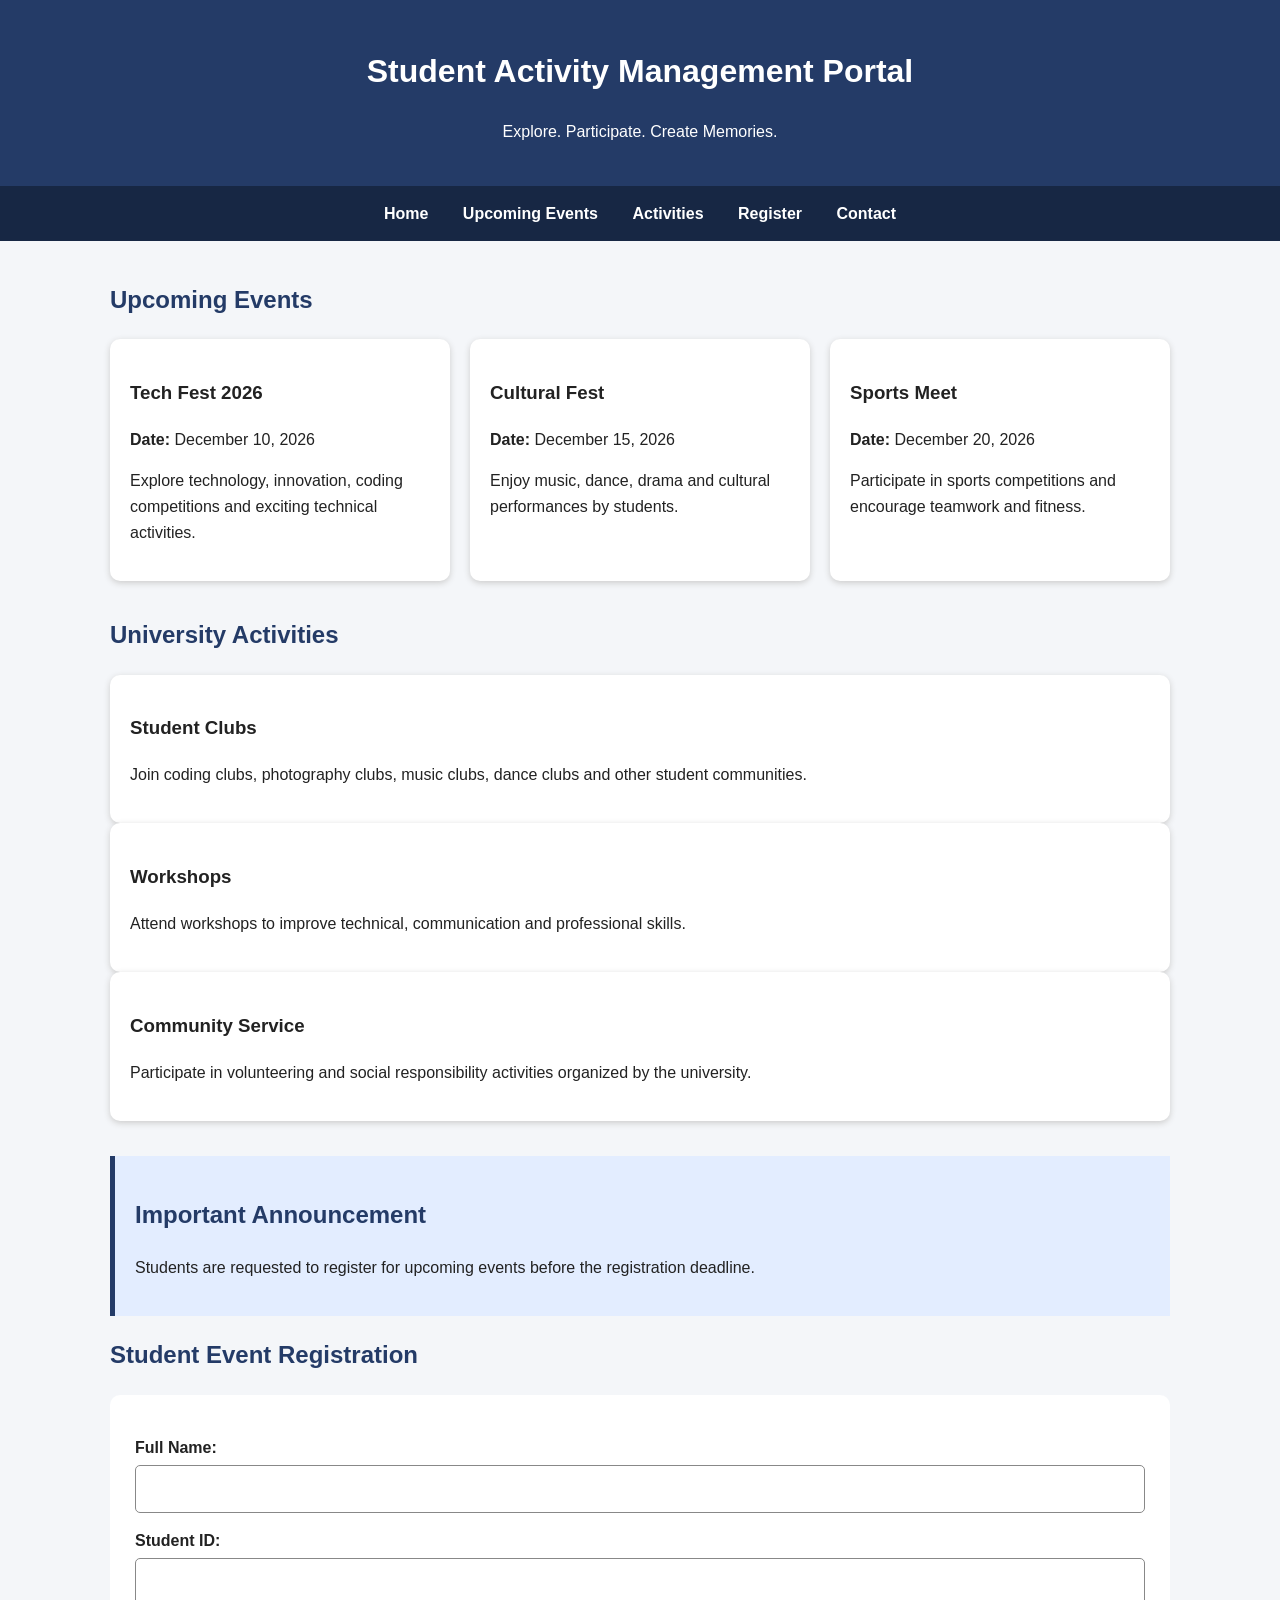
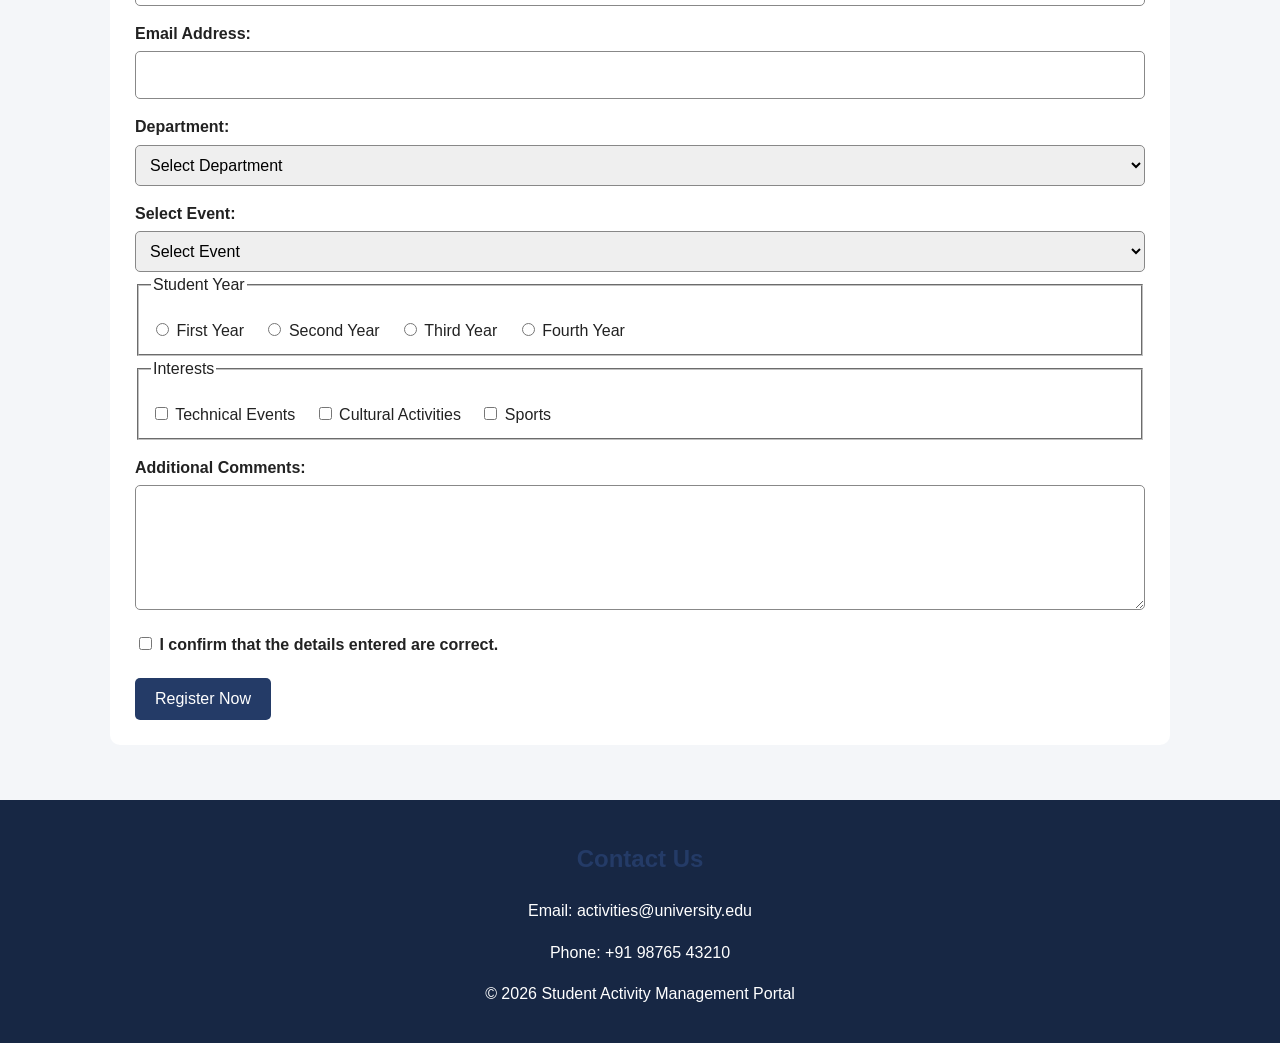
<file: Student University Portal.html>
<!DOCTYPE html>
<html lang="en">
<head>
    <meta charset="UTF-8">
    <meta name="viewport" content="width=device-width, initial-scale=1.0">

    <title>Student Activity Management Portal</title>

    <meta name="description"
          content="University student portal for exploring activities,
          viewing upcoming events and registering for campus events.">

    <meta name="author" content="University Student Portal">

    <style>
        * {
            box-sizing: border-box;
        }

        body {
            font-family: Arial, sans-serif;
            margin: 0;
            background-color: #f4f6f9;
            color: #222;
            line-height: 1.6;
        }

        header {
            background-color: #243b67;
            color: white;
            text-align: center;
            padding: 25px;
        }

        nav {
            background-color: #172744;
            padding: 15px;
            text-align: center;
        }

        nav a {
            color: white;
            text-decoration: none;
            margin: 15px;
            font-weight: bold;
        }

        nav a:hover,
        nav a:focus {
            text-decoration: underline;
        }

        main {
            padding: 20px;
            max-width: 1100px;
            margin: auto;
        }

        section {
            margin-bottom: 35px;
        }

        h2 {
            color: #243b67;
        }

        .event-container {
            display: flex;
            flex-wrap: wrap;
            gap: 20px;
        }

        article {
            background-color: white;
            padding: 20px;
            border-radius: 10px;
            flex: 1 1 250px;
            box-shadow: 0 2px 6px #ccc;
        }

        aside {
            background-color: #e3edff;
            padding: 20px;
            border-left: 5px solid #243b67;
            margin: 20px 0;
        }

        form {
            background-color: white;
            padding: 25px;
            border-radius: 10px;
        }

        label {
            display: block;
            margin-top: 15px;
            font-weight: bold;
        }

        input,
        select,
        textarea {
            width: 100%;
            padding: 10px;
            margin-top: 5px;
            border: 1px solid #888;
            border-radius: 5px;
            font: inherit;
        }

        input[type="radio"],
        input[type="checkbox"] {
            width: auto;
        }

        .option-label {
            display: inline-block;
            font-weight: normal;
            margin-right: 15px;
        }

        button {
            margin-top: 20px;
            padding: 12px 20px;
            background-color: #243b67;
            color: white;
            border: none;
            border-radius: 5px;
            cursor: pointer;
            font-size: 16px;
        }

        button:hover {
            background-color: #39598c;
        }

        button:focus,
        input:focus,
        select:focus,
        textarea:focus,
        a:focus {
            outline: 3px solid orange;
            outline-offset: 2px;
        }

        footer {
            background-color: #172744;
            color: white;
            text-align: center;
            padding: 20px;
        }

        @media (max-width: 600px) {
            nav a {
                display: inline-block;
                margin: 8px;
            }

            main {
                padding: 12px;
            }
        }
    </style>
</head>

<body>

    <!-- Header -->
    <header>
        <h1>Student Activity Management Portal</h1>
        <p>Explore. Participate. Create Memories.</p>
    </header>

    <!-- Navigation -->
    <nav aria-label="Main navigation">
        <a href="#home">Home</a>
        <a href="#events">Upcoming Events</a>
        <a href="#activities">Activities</a>
        <a href="#register">Register</a>
        <a href="#contact">Contact</a>
    </nav>

    <!-- Main Content -->
    <main id="home">

        <!-- Upcoming Events -->
        <section id="events">
            <h2>Upcoming Events</h2>

            <div class="event-container">

                <article>
                    <h3>Tech Fest 2026</h3>
                    <p><strong>Date:</strong> December 10, 2026</p>
                    <p>
                        Explore technology, innovation, coding competitions
                        and exciting technical activities.
                    </p>
                </article>

                <article>
                    <h3>Cultural Fest</h3>
                    <p><strong>Date:</strong> December 15, 2026</p>
                    <p>
                        Enjoy music, dance, drama and cultural performances
                        by students.
                    </p>
                </article>

                <article>
                    <h3>Sports Meet</h3>
                    <p><strong>Date:</strong> December 20, 2026</p>
                    <p>
                        Participate in sports competitions and encourage
                        teamwork and fitness.
                    </p>
                </article>

            </div>
        </section>

        <!-- Activities -->
        <section id="activities">
            <h2>University Activities</h2>

            <article>
                <h3>Student Clubs</h3>
                <p>
                    Join coding clubs, photography clubs, music clubs,
                    dance clubs and other student communities.
                </p>
            </article>

            <article>
                <h3>Workshops</h3>
                <p>
                    Attend workshops to improve technical, communication
                    and professional skills.
                </p>
            </article>

            <article>
                <h3>Community Service</h3>
                <p>
                    Participate in volunteering and social responsibility
                    activities organized by the university.
                </p>
            </article>
        </section>

        <!-- Announcement -->
        <aside aria-labelledby="announcement-heading">
            <h2 id="announcement-heading">Important Announcement</h2>
            <p>
                Students are requested to register for upcoming events
                before the registration deadline.
            </p>
        </aside>

        <!-- Registration Form -->
        <section id="register">
            <h2>Student Event Registration</h2>

            <form action="#" method="post">

                <label for="student-name">Full Name:</label>
                <input type="text" id="student-name"
                       name="student-name" required>

                <label for="student-id">Student ID:</label>
                <input type="text" id="student-id"
                       name="student-id" required>

                <label for="email">Email Address:</label>
                <input type="email" id="email"
                       name="email" required>

                <label for="department">Department:</label>
                <select id="department" name="department" required>
                    <option value="">Select Department</option>
                    <option value="cse">Computer Science</option>
                    <option value="ece">Electronics</option>
                    <option value="eee">Electrical</option>
                    <option value="mechanical">Mechanical</option>
                    <option value="civil">Civil</option>
                </select>

                <label for="event">Select Event:</label>
                <select id="event" name="event" required>
                    <option value="">Select Event</option>
                    <option value="tech">Tech Fest</option>
                    <option value="cultural">Cultural Fest</option>
                    <option value="sports">Sports Meet</option>
                    <option value="workshop">Workshop</option>
                </select>

                <fieldset>
                    <legend>Student Year</legend>

                    <label class="option-label">
                        <input type="radio" name="year"
                               value="first" required>
                        First Year
                    </label>

                    <label class="option-label">
                        <input type="radio" name="year"
                               value="second">
                        Second Year
                    </label>

                    <label class="option-label">
                        <input type="radio" name="year"
                               value="third">
                        Third Year
                    </label>

                    <label class="option-label">
                        <input type="radio" name="year"
                               value="fourth">
                        Fourth Year
                    </label>
                </fieldset>

                <fieldset>
                    <legend>Interests</legend>

                    <label class="option-label">
                        <input type="checkbox" name="interest"
                               value="technical">
                        Technical Events
                    </label>

                    <label class="option-label">
                        <input type="checkbox" name="interest"
                               value="cultural">
                        Cultural Activities
                    </label>

                    <label class="option-label">
                        <input type="checkbox" name="interest"
                               value="sports">
                        Sports
                    </label>
                </fieldset>

                <label for="comments">Additional Comments:</label>
                <textarea id="comments" name="comments"
                          rows="4"
                          placeholder="Enter your suggestions or questions">
                </textarea>

                <label>
                    <input type="checkbox" name="confirmation"
                           required>
                    I confirm that the details entered are correct.
                </label>

                <button type="submit">Register Now</button>

            </form>
        </section>

    </main>

    <!-- Footer -->
    <footer id="contact">
        <h2>Contact Us</h2>
        <p>Email: activities@university.edu</p>
        <p>Phone: +91 98765 43210</p>
        <p>&copy; 2026 Student Activity Management Portal</p>
    </footer>

</body>
</html>
</file>
